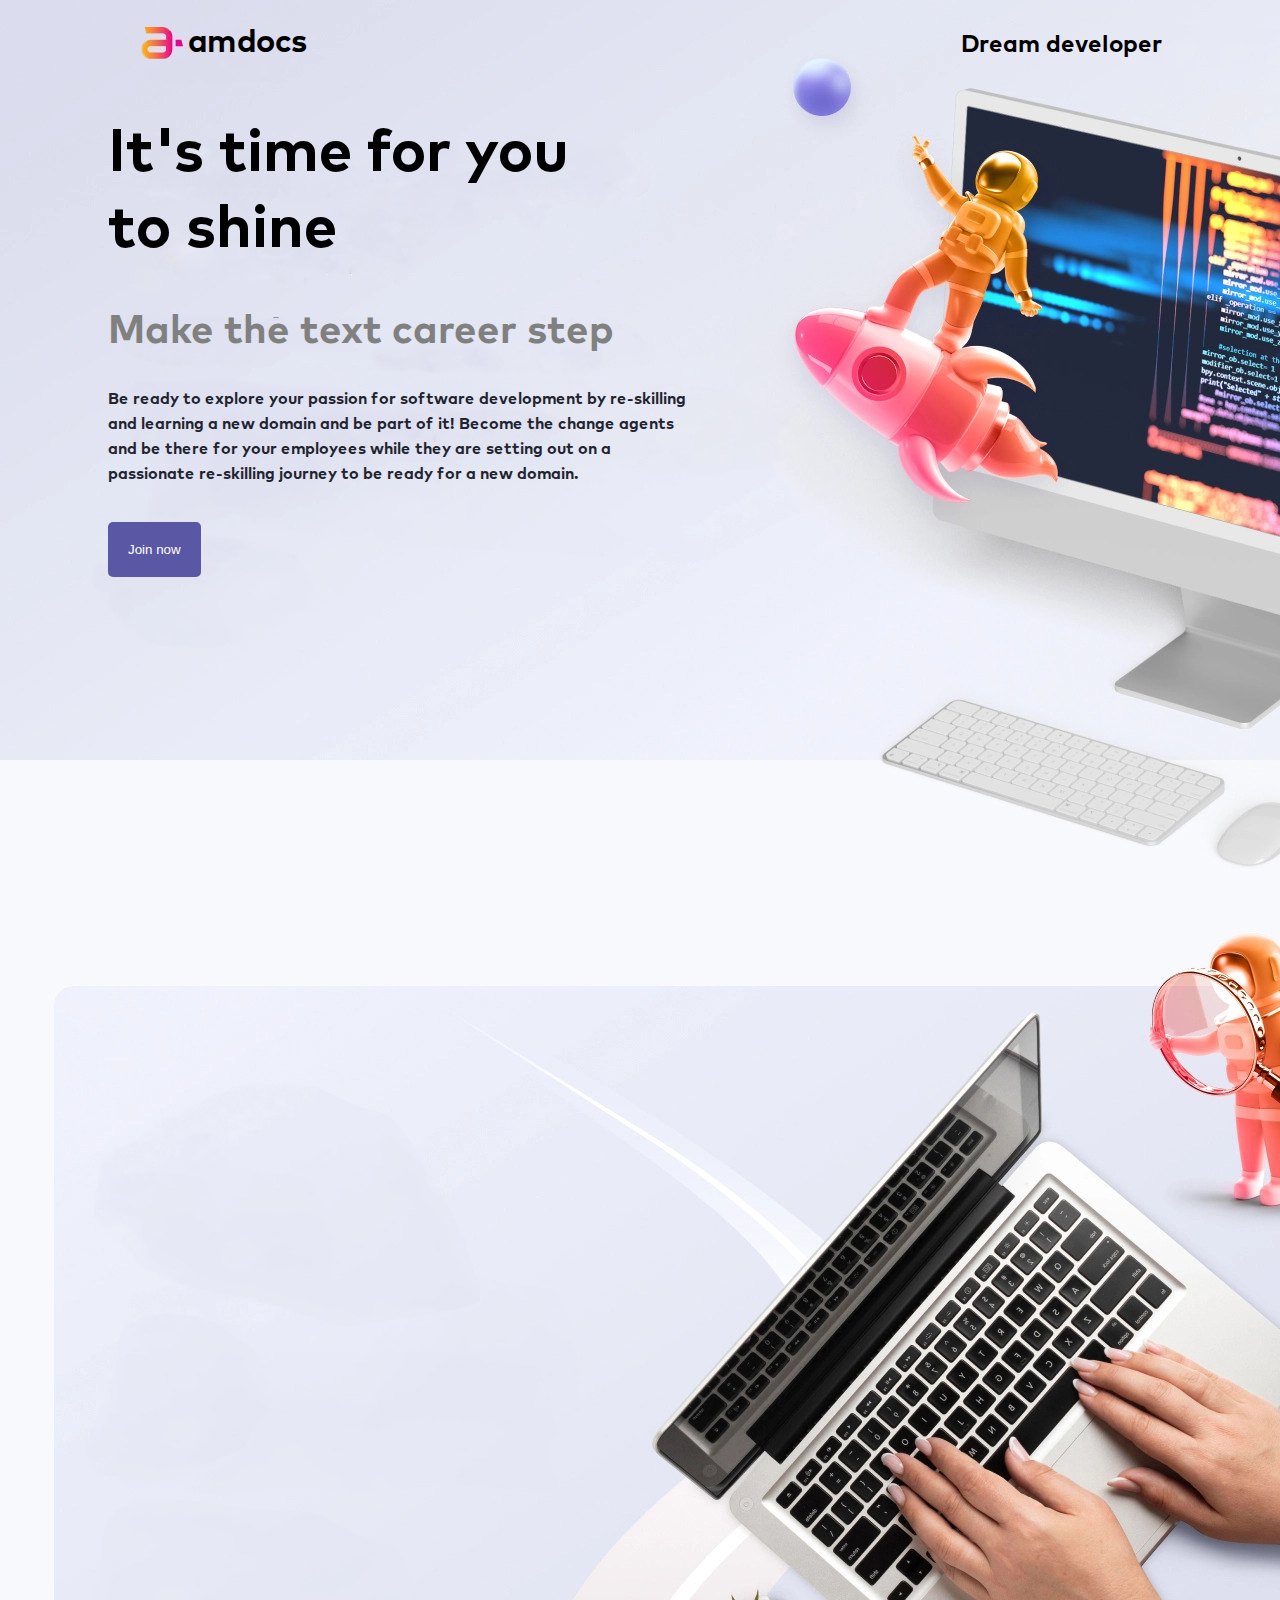
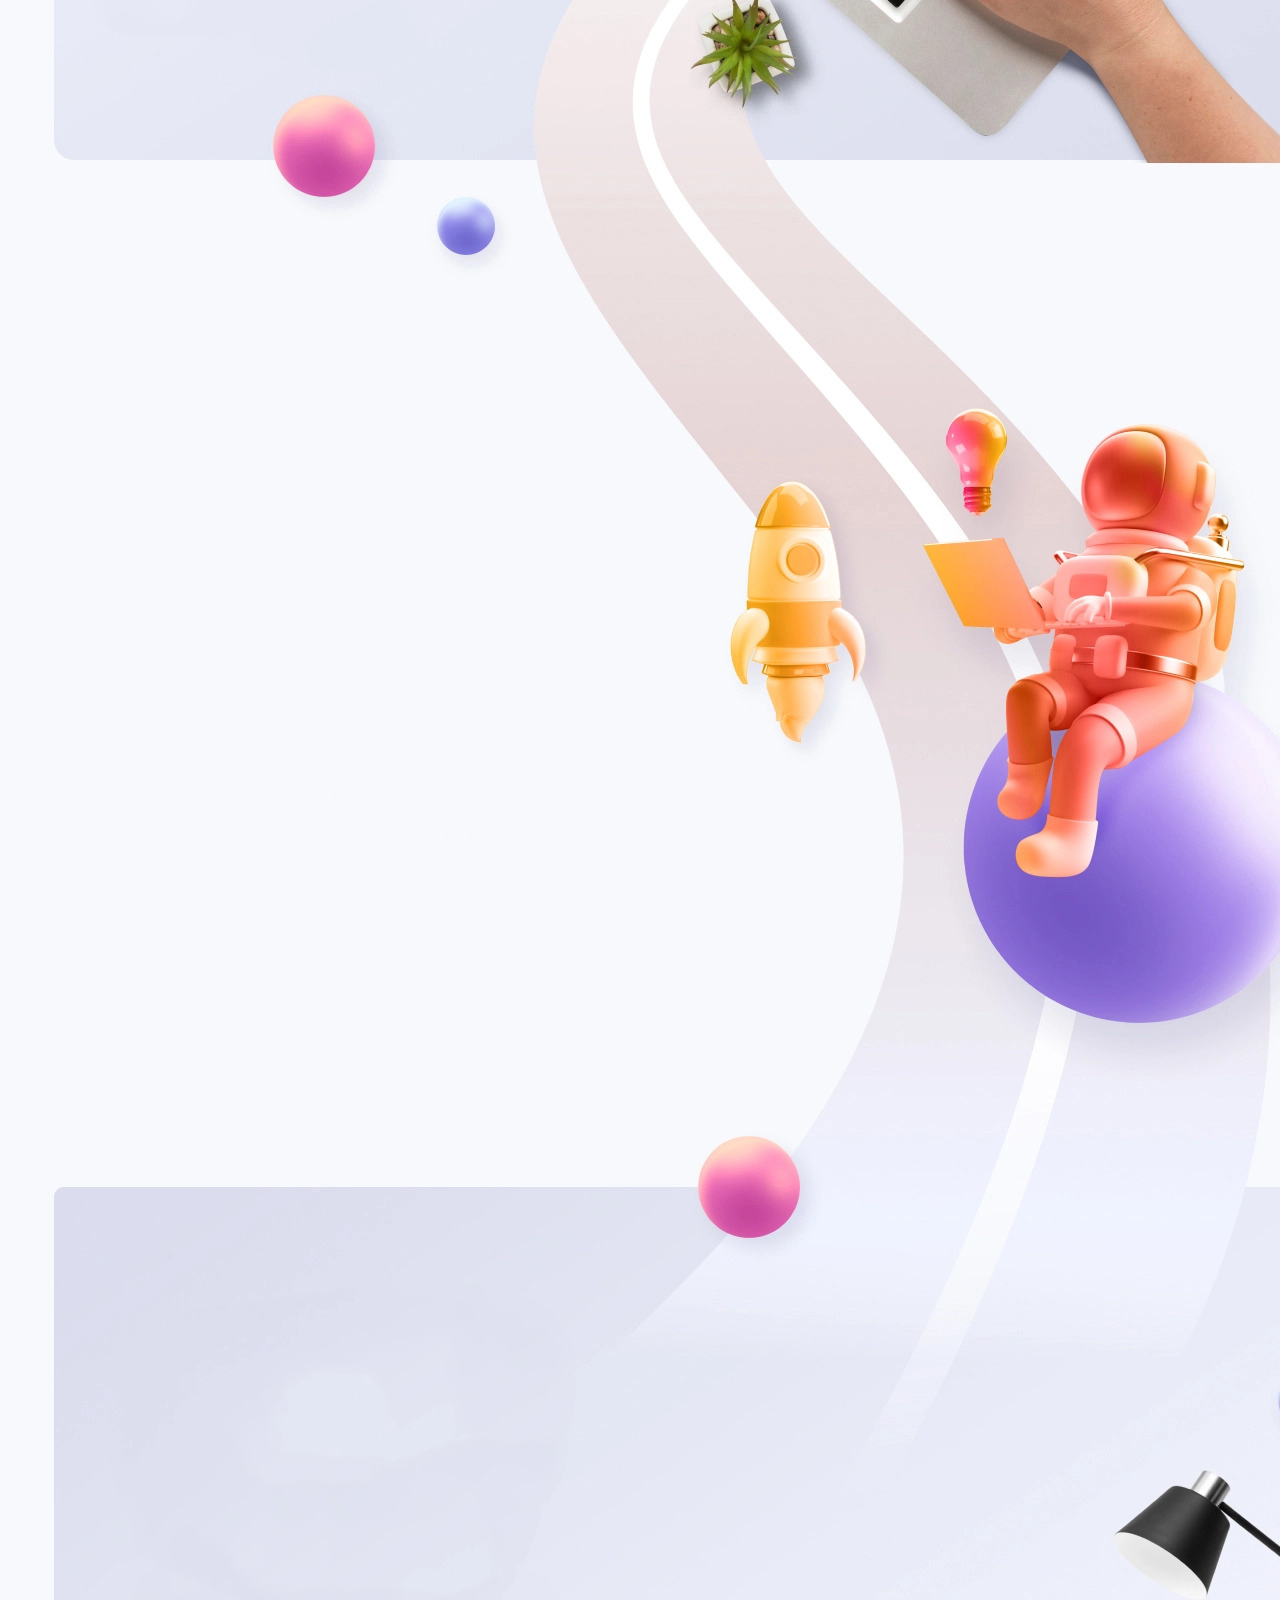
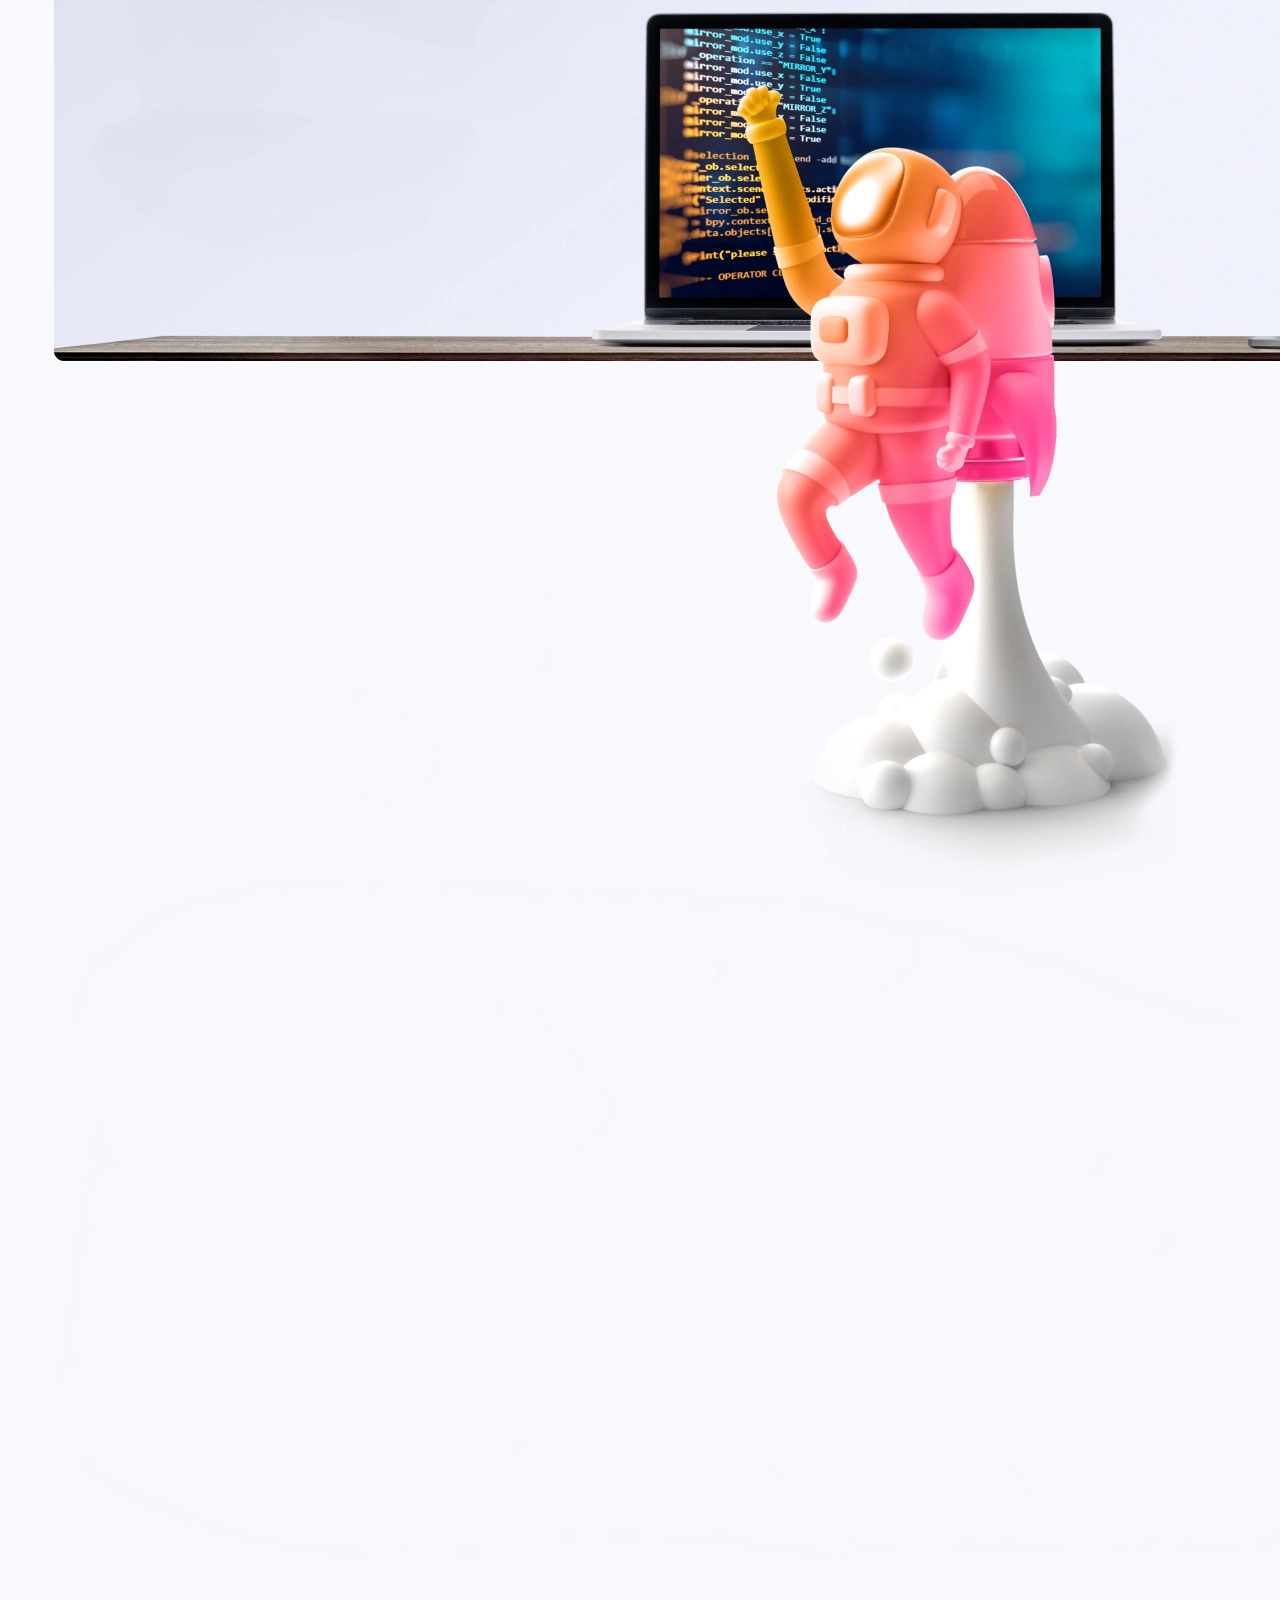
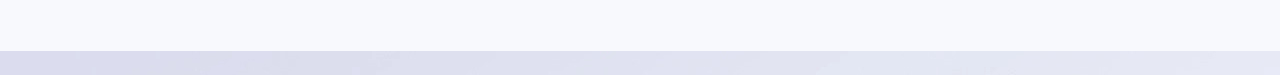
<file: index.html>
<!DOCTYPE html>
<html lang="en">

    <head>
        <meta charset="UTF-8">
        <meta http-equiv="X-UA-Compatible" content="IE=edge">
        <meta name="viewport" content="width=device-width, initial-scale=1.0">
        <link href="https://fonts.googleapis.com/icon?family=Material+Icons" rel="stylesheet">
        <link rel="stylesheet" type="text/css" href="fullpage/fullpage.css" />
        <link rel="stylesheet" type="text/css" href="style1.css">
        <title>order</title>
    </head>

    <body>
        <div class="wrapper" id="fullpage">
            <div class="section section1 active">
                <header>
                    <div style="float: left;" class="logo">
                        <img src="images/logo.png">
                    </div>
                    <div class="element-animation">
                        <h1>amdocs</h1>
                        <h2>Dream developer</h2>
                    </div>
                </header>
                <div class="container block">
                    <div class="row">
                        <div class="element-animation">
                            <h1>It's time for you <br> to shine</h1>
                        </div>
                        <div class="element-animation">
                            <h2 style="color: gray;">Make the text career step</h2>
                        </div>
                        <div class="element-animation">
                            <p>Be ready to explore your passion for software development by re-skilling
                                and learning a new domain and be part of it! Become the change agents
                                and be there for your employees while they are setting out on a passionate
                                re-skilling journey to be ready for a new domain.</p>
                        </div>
                        <div class="element-animation">
                            <button>Join now</button>
                        </div>
                    </div>
                </div>
            </div>
            <div class="container section section2 block-1">
                <div class="row">
                    <h1 class="element-animation">Apply</h1>
                    <h2 class="element-animation" style="color: gray;">The first step</h2>
                    <p class="element-animation" style="width: 30%;">This program opens the door for you to learn
                        and upskill to move into the world of software
                        development. The only thing you need to do is
                        to have the right mindset and invest in yourself.</p>
                    <p class="element-animation" style="width: 28%;">Fill in the questionnaire to lets us know that
                        you are interested!</p>
                    <button class="element-animation">Questionnaire</button>
                </div>
            </div>
            <div class="container section section3 block-2">
                <div class="row">
                    <h1 class="element-animation" style="width: 30%;">Program launch</h1>
                    <h2 class="element-animation" style="color: gray;">Reskilling</h2>
                    <p class="element-animation" style="width: 30%;">Its all about learning here!!! You will be equipped
                        with all the basic knowledge & tools that will be
                        required to prepare you for the software
                        development role.<br>You can <a href="#" style="color: red;">click here</a> to know about the
                        learning
                        agenda and other details</p>
                    <h2 class="element-animation" style="font-size: 30px; color: grey;">Selection Criteria</h2>
                    <p class="element-animation" style="width: 30%;">After completing the re-skilling program the
                        selection will be done basis an online
                        assessment and an interview with the Hiring
                        manager. There are 25 positions available is 1st
                        phase of this program.</p>
                </div>
            </div>
            <div class="container section section4 block-3">
                <div class="row">
                    <h1 class="element-animation" style="width: 30%;">Moving into new role</h1>
                    <h2 class="element-animation" style="color: gray;">Journey starts</h2>
                    <p class="element-animation" style="width: 30%;">You start the new role with 6 weeks of intensive
                        full-time project-based learning program, which
                        will prepare you for details of the new role.

                        You will be assigned into a project after the
                        completion of the training program.</p>
                    <p class="element-animation" style="width: 30%;">You can <a style="color: red;" href="#">click
                            here</a>, to learn more.</p>
                </div>
            </div>
            <div class="container section section5 block-4">
                <div class="row">
                    <h1 class="element-animation" style="width: 40%; font-size: 50px;">So what are you waiting for?</h1>
                    <h2 class="element-animation" style="color: gray;">Let's get your journey started!</h2>
                    <button class="element-animation">Begin questionnaire</button>
                </div>
            </div>
            <footer class="section">
                <h1 class="element-animation">Frequently Asked Questions</h1>
                <ul class="first-list element-animation">

                    <div>
                        <li>How to apply for this program?</li><span class="material-icons" style="color: gray;">
                            expand_more
                        </span>
                    </div>


                    <div>
                        <li>How to apply for this program?</li><span class="material-icons" style="color: gray;">
                            expand_more
                        </span>
                    </div>


                    <div>
                        <li>What happens after applying for the program, what is the selection process</li><span
                            class="material-icons" style="color: gray;">
                            expand_more
                        </span>
                    </div>


                    <div>
                        <li>If I get selected after the filling-in the survey means that I will move into the sew SW
                            development
                            role?</li><span class="material-icons" style="color: gray;">
                            expand_more
                        </span>
                    </div>


                    <div>
                        <li>What happens if I don't get selected into the program?</li><span class="material-icons"
                            style="color: gray;">
                            expand_more
                        </span>
                    </div>

                </ul>
                <ul class="second-list element-animation">
                    <div>
                        <li>Is the learning bootcamp going to be full time instructor led classroom training?</li><span
                            class="material-icons" style="color: gray;">
                            expand_more
                        </span>
                    </div>


                    <div>
                        <li>What will I learn during the learning bootcamp?</li><span class="material-icons"
                            style="color: gray;">
                            expand_more
                        </span>
                    </div>


                    <div>
                        <li>What will happen after the end of the "Learning Bootcamp"?</li><span class="material-icons"
                            style="color: gray;">
                            expand_more
                        </span>
                    </div>


                    <div>
                        <li>What happens if I don't clear either online assessment or hiring manager interview?</li>
                        <span class="material-icons" style="color: gray;">
                            expand_more
                        </span>
                    </div>


                    <div>
                        <li>What happens after getting selected for the role?</li><span class="material-icons"
                            style="color: gray;">
                            expand_more
                        </span>
                    </div>
                </ul>
            </footer>
        </div>

        <script src="fullpage/easings.min.js"></script>
        <script src="script.js"></script>
        <script type="text/javascript" src="fullpage/scrolloverflow.min.js"></script>
        <script type="text/javascript" src="fullpage/fullpage.js"></script>
    </body>
    <script>
       // new fullpage('#fullpage', {
            //options here
      //      autoScrolling: true,
      //      scrollHorizontally: true
     //   });

        //methods
      //  fullpage_api.setAllowScrolling(true);
    </script>

</html>
</file>
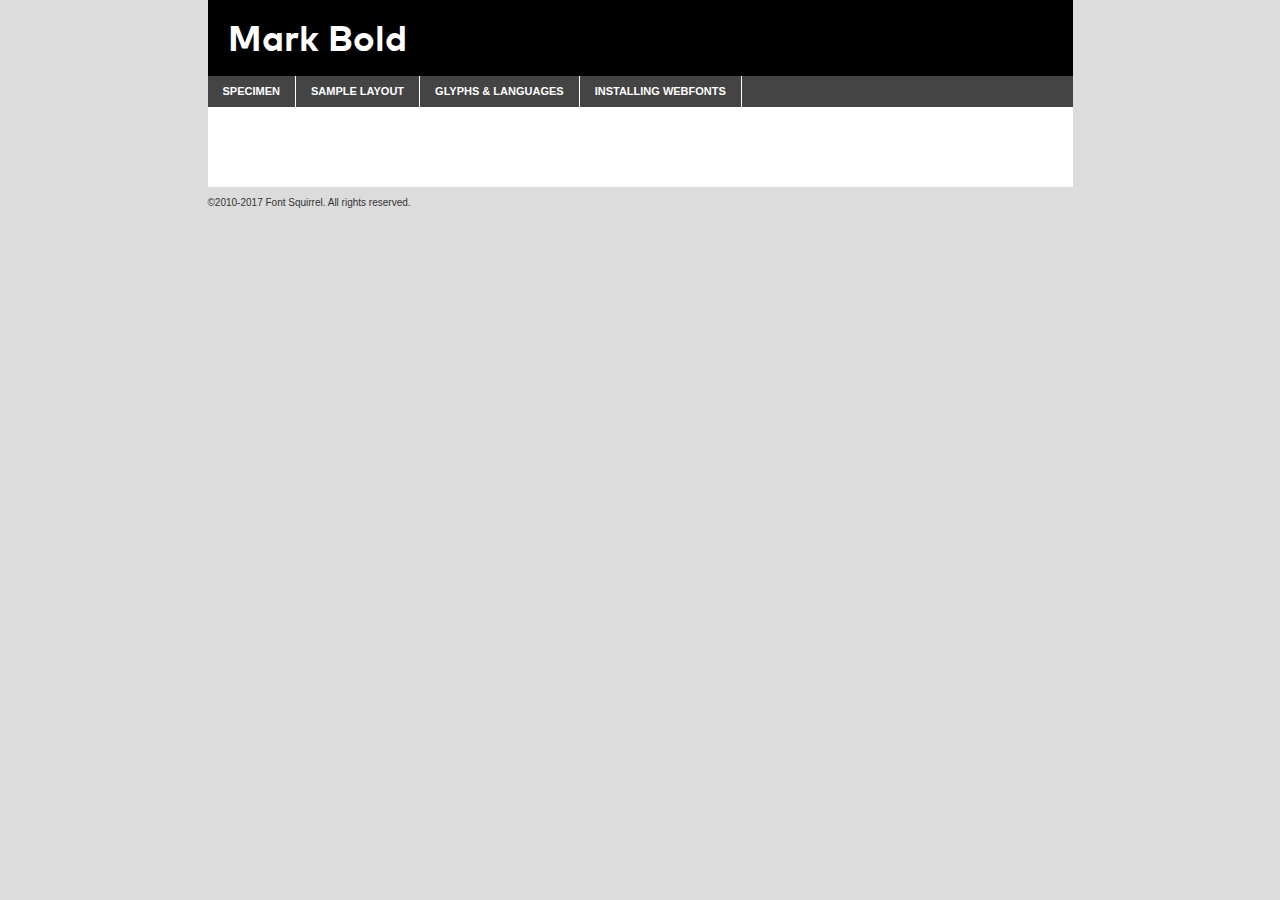
<file: mark-bold-demo.html>
<!DOCTYPE html PUBLIC "-//W3C//DTD XHTML 1.0 Transitional//EN"
	"http://www.w3.org/TR/xhtml1/DTD/xhtml1-transitional.dtd">

<html xmlns="http://www.w3.org/1999/xhtml" xml:lang="en" lang="en">
<head>
	<meta http-equiv="Content-Type" content="text/html; charset=utf-8" />
	<script src="http://ajax.googleapis.com/ajax/libs/jquery/1.7.2/jquery.min.js" type="text/javascript" charset="utf-8"></script>
	<script type="text/javascript">
	(function($){$.fn.easyTabs=function(option){var param=jQuery.extend({fadeSpeed:"fast",defaultContent:1,activeClass:'active'},option);$(this).each(function(){var thisId="#"+this.id;if(param.defaultContent==''){param.defaultContent=1;}
	if(typeof param.defaultContent=="number")
	{var defaultTab=$(thisId+" .tabs li:eq("+(param.defaultContent-1)+") a").attr('href').substr(1);}else{var defaultTab=param.defaultContent;}
	$(thisId+" .tabs li a").each(function(){var tabToHide=$(this).attr('href').substr(1);$("#"+tabToHide).addClass('easytabs-tab-content');});hideAll();changeContent(defaultTab);function hideAll(){$(thisId+" .easytabs-tab-content").hide();}
	function changeContent(tabId){hideAll();$(thisId+" .tabs li").removeClass(param.activeClass);$(thisId+" .tabs li a[href=#"+tabId+"]").closest('li').addClass(param.activeClass);if(param.fadeSpeed!="none")
	{$(thisId+" #"+tabId).fadeIn(param.fadeSpeed);}else{$(thisId+" #"+tabId).show();}}
	$(thisId+" .tabs li").click(function(){var tabId=$(this).find('a').attr('href').substr(1);changeContent(tabId);return false;});});}})(jQuery);
	</script>
	<link rel="stylesheet" href="specimen_files/specimen_stylesheet.css" type="text/css" charset="utf-8" />
	<link rel="stylesheet" href="stylesheet.css" type="text/css" charset="utf-8" />

	<style type="text/css">
					body{
				font-family: 'mark-boldbold';
							}
		</style>

	<title>Mark Bold Specimen</title>
	
	
	<script type="text/javascript" charset="utf-8">
		$(document).ready(function() {
			$('#container').easyTabs({defaultContent:1});
		});
	</script>
</head>

<body>
<div id="container">
	<div id="header">
		Mark Bold	</div>
	<ul class="tabs">
		<li><a href="#specimen">Specimen</a></li>
		<li><a href="#layout">Sample Layout</a></li>
				<li><a href="#glyphs">Glyphs &amp; Languages</a></li>
		<li><a href="#installing">Installing Webfonts</a></li>
		
	</ul>
	
	<div id="main_content">

		
			<div id="specimen">
		
				<div class="section">
					<div class="grid12 firstcol">
						<div class="huge">AaBb</div>
					</div>
				</div>
		
				<div class="section">
					<div class="glyph_range">A&#x200B;B&#x200b;C&#x200b;D&#x200b;E&#x200b;F&#x200b;G&#x200b;H&#x200b;I&#x200b;J&#x200b;K&#x200b;L&#x200b;M&#x200b;N&#x200b;O&#x200b;P&#x200b;Q&#x200b;R&#x200b;S&#x200b;T&#x200b;U&#x200b;V&#x200b;W&#x200b;X&#x200b;Y&#x200b;Z&#x200b;a&#x200b;b&#x200b;c&#x200b;d&#x200b;e&#x200b;f&#x200b;g&#x200b;h&#x200b;i&#x200b;j&#x200b;k&#x200b;l&#x200b;m&#x200b;n&#x200b;o&#x200b;p&#x200b;q&#x200b;r&#x200b;s&#x200b;t&#x200b;u&#x200b;v&#x200b;w&#x200b;x&#x200b;y&#x200b;z&#x200b;1&#x200b;2&#x200b;3&#x200b;4&#x200b;5&#x200b;6&#x200b;7&#x200b;8&#x200b;9&#x200b;0&#x200b;&amp;&#x200b;.&#x200b;,&#x200b;?&#x200b;!&#x200b;&#64;&#x200b;(&#x200b;)&#x200b;#&#x200b;$&#x200b;%&#x200b;*&#x200b;+&#x200b;-&#x200b;=&#x200b;:&#x200b;;</div>
				</div>
				<div class="section">
					<div class="grid12 firstcol">
						<table class="sample_table">
							<tr><td>10</td><td class="size10">abcdefghijklmnopqrstuvwxyzABCDEFGHIJKLMNOPQRSTUVWXYZ0123456789abcdefghijklmnopqrstuvwxyzABCDEFGHIJKLMNOPQRSTUVWXYZ0123456789abcdefghijklmnopqrstuvwxyzABCDEFGHIJKLMNOPQRSTUVWXYZ</td></tr>
							<tr><td>11</td><td class="size11">abcdefghijklmnopqrstuvwxyzABCDEFGHIJKLMNOPQRSTUVWXYZ0123456789abcdefghijklmnopqrstuvwxyzABCDEFGHIJKLMNOPQRSTUVWXYZ0123456789abcdefghijklmnopqrstuvwxyzABCDEFGHIJKLMNOPQRSTUVWXYZ</td></tr>
							<tr><td>12</td><td class="size12">abcdefghijklmnopqrstuvwxyzABCDEFGHIJKLMNOPQRSTUVWXYZ0123456789abcdefghijklmnopqrstuvwxyzABCDEFGHIJKLMNOPQRSTUVWXYZ0123456789abcdefghijklmnopqrstuvwxyzABCDEFGHIJKLMNOPQRSTUVWXYZ</td></tr>
							<tr><td>13</td><td class="size13">abcdefghijklmnopqrstuvwxyzABCDEFGHIJKLMNOPQRSTUVWXYZ0123456789abcdefghijklmnopqrstuvwxyzABCDEFGHIJKLMNOPQRSTUVWXYZ0123456789abcdefghijklmnopqrstuvwxyzABCDEFGHIJKLMNOPQRSTUVWXYZ</td></tr>
							<tr><td>14</td><td class="size14">abcdefghijklmnopqrstuvwxyzABCDEFGHIJKLMNOPQRSTUVWXYZ0123456789abcdefghijklmnopqrstuvwxyzABCDEFGHIJKLMNOPQRSTUVWXYZ0123456789abcdefghijklmnopqrstuvwxyzABCDEFGHIJKLMNOPQRSTUVWXYZ</td></tr>
							<tr><td>16</td><td class="size16">abcdefghijklmnopqrstuvwxyzABCDEFGHIJKLMNOPQRSTUVWXYZ0123456789abcdefghijklmnopqrstuvwxyzABCDEFGHIJKLMNOPQRSTUVWXYZ</td></tr>
							<tr><td>18</td><td class="size18">abcdefghijklmnopqrstuvwxyzABCDEFGHIJKLMNOPQRSTUVWXYZ0123456789abcdefghijklmnopqrstuvwxyzABCDEFGHIJKLMNOPQRSTUVWXYZ</td></tr>
							<tr><td>20</td><td class="size20">abcdefghijklmnopqrstuvwxyzABCDEFGHIJKLMNOPQRSTUVWXYZ0123456789abcdefghijklmnopqrstuvwxyzABCDEFGHIJKLMNOPQRSTUVWXYZ</td></tr>
							<tr><td>24</td><td class="size24">abcdefghijklmnopqrstuvwxyzABCDEFGHIJKLMNOPQRSTUVWXYZ0123456789abcdefghijklmnopqrstuvwxyzABCDEFGHIJKLMNOPQRSTUVWXYZ</td></tr>
							<tr><td>30</td><td class="size30">abcdefghijklmnopqrstuvwxyzABCDEFGHIJKLMNOPQRSTUVWXYZ0123456789abcdefghijklmnopqrstuvwxyzABCDEFGHIJKLMNOPQRSTUVWXYZ</td></tr>
							<tr><td>36</td><td class="size36">abcdefghijklmnopqrstuvwxyzABCDEFGHIJKLMNOPQRSTUVWXYZ0123456789abcdefghijklmnopqrstuvwxyzABCDEFGHIJKLMNOPQRSTUVWXYZ</td></tr>
							<tr><td>48</td><td class="size48">abcdefghijklmnopqrstuvwxyzABCDEFGHIJKLMNOPQRSTUVWXYZ0123456789abcdefghijklmnopqrstuvwxyzABCDEFGHIJKLMNOPQRSTUVWXYZ</td></tr>
							<tr><td>60</td><td class="size60">abcdefghijklmnopqrstuvwxyzABCDEFGHIJKLMNOPQRSTUVWXYZ0123456789abcdefghijklmnopqrstuvwxyzABCDEFGHIJKLMNOPQRSTUVWXYZ</td></tr>
							<tr><td>72</td><td class="size72">abcdefghijklmnopqrstuvwxyzABCDEFGHIJKLMNOPQRSTUVWXYZ0123456789abcdefghijklmnopqrstuvwxyzABCDEFGHIJKLMNOPQRSTUVWXYZ</td></tr>
							<tr><td>90</td><td class="size90">abcdefghijklmnopqrstuvwxyzABCDEFGHIJKLMNOPQRSTUVWXYZ0123456789abcdefghijklmnopqrstuvwxyzABCDEFGHIJKLMNOPQRSTUVWXYZ</td></tr>
						</table>
				
					</div>
			
				</div>
		
		
		
								<div class="section" id="bodycomparison">


										<div id="xheight">
				<div class="fontbody">&#x25FC;&#x25FC;&#x25FC;&#x25FC;&#x25FC;&#x25FC;&#x25FC;&#x25FC;&#x25FC;&#x25FC;&#x25FC;&#x25FC;&#x25FC;&#x25FC;&#x25FC;&#x25FC;&#x25FC;&#x25FC;&#x25FC;&#x25FC;&#x25FC;&#x25FC;&#x25FC;&#x25FC;&#x25FC;&#x25FC;&#x25FC;&#x25FC;&#x25FC;&#x25FC;&#x25FC;&#x25FC;&#x25FC;&#x25FC;&#x25FC;&#x25FC;&#x25FC;&#x25FC;&#x25FC;&#x25FC;&#x25FC;&#x25FC;&#x25FC;&#x25FC;&#x25FC;&#x25FC;&#x25FC;&#x25FC;&#x25FC;&#x25FC;&#x25FC;&#x25FC;&#x25FC;&#x25FC;&#x25FC;&#x25FC;&#x25FC;&#x25FC;&#x25FC;&#x25FC;&#x25FC;&#x25FC;&#x25FC;&#x25FC;&#x25FC;&#x25FC;&#x25FC;&#x25FC;&#x25FC;&#x25FC;&#x25FC;&#x25FC;&#x25FC;&#x25FC;&#x25FC;&#x25FC;&#x25FC;&#x25FC;&#x25FC;&#x25FC;&#x25FC;&#x25FC;&#x25FC;&#x25FC;&#x25FC;&#x25FC;&#x25FC;&#x25FC;&#x25FC;&#x25FC;&#x25FC;&#x25FC;&#x25FC;&#x25FC;&#x25FC;&#x25FC;&#x25FC;&#x25FC;&#x25FC;body</div><div class="arialbody">body</div><div class="verdanabody">body</div><div class="georgiabody">body</div></div>
										<div class="fontbody" style="z-index:1">
											body<span>Mark Bold</span>
										</div>
										<div class="arialbody" style="z-index:1">
											body<span>Arial</span>
										</div>
										<div class="verdanabody" style="z-index:1">
											body<span>Verdana</span>
										</div>
										<div class="georgiabody" style="z-index:1">
											body<span>Georgia</span>
										</div>



								</div>
		
		
				<div class="section psample psample_row1" id="">
					
					<div class="grid2 firstcol">
						<p class="size10"><span>10.</span>Aenean lacinia bibendum nulla sed consectetur. Fusce dapibus, tellus ac cursus commodo, tortor mauris condimentum nibh, ut fermentum massa justo sit amet risus. Nullam id dolor id nibh ultricies vehicula ut id elit. Cum sociis natoque penatibus et magnis dis parturient montes, nascetur ridiculus mus. Nulla vitae elit libero, a pharetra augue.</p>
			
					</div>
					<div class="grid3">
						<p class="size11"><span>11.</span>Aenean lacinia bibendum nulla sed consectetur. Fusce dapibus, tellus ac cursus commodo, tortor mauris condimentum nibh, ut fermentum massa justo sit amet risus. Nullam id dolor id nibh ultricies vehicula ut id elit. Cum sociis natoque penatibus et magnis dis parturient montes, nascetur ridiculus mus. Nulla vitae elit libero, a pharetra augue.</p>
			
					</div>
					<div class="grid3">
						<p class="size12"><span>12.</span>Aenean lacinia bibendum nulla sed consectetur. Fusce dapibus, tellus ac cursus commodo, tortor mauris condimentum nibh, ut fermentum massa justo sit amet risus. Nullam id dolor id nibh ultricies vehicula ut id elit. Cum sociis natoque penatibus et magnis dis parturient montes, nascetur ridiculus mus. Nulla vitae elit libero, a pharetra augue.</p>
			
					</div>
					<div class="grid4">
						<p class="size13"><span>13.</span>Aenean lacinia bibendum nulla sed consectetur. Fusce dapibus, tellus ac cursus commodo, tortor mauris condimentum nibh, ut fermentum massa justo sit amet risus. Nullam id dolor id nibh ultricies vehicula ut id elit. Cum sociis natoque penatibus et magnis dis parturient montes, nascetur ridiculus mus. Nulla vitae elit libero, a pharetra augue.</p>
			
					</div>
					<div class="white_blend"></div>
					
				</div>
				<div class="section psample psample_row2" id="">
					<div class="grid3 firstcol">
						<p class="size14"><span>14.</span>Aenean lacinia bibendum nulla sed consectetur. Fusce dapibus, tellus ac cursus commodo, tortor mauris condimentum nibh, ut fermentum massa justo sit amet risus. Nullam id dolor id nibh ultricies vehicula ut id elit. Cum sociis natoque penatibus et magnis dis parturient montes, nascetur ridiculus mus. Nulla vitae elit libero, a pharetra augue.</p>
			
					</div>
					<div class="grid4">
						<p class="size16"><span>16.</span>Aenean lacinia bibendum nulla sed consectetur. Fusce dapibus, tellus ac cursus commodo, tortor mauris condimentum nibh, ut fermentum massa justo sit amet risus. Nullam id dolor id nibh ultricies vehicula ut id elit. Cum sociis natoque penatibus et magnis dis parturient montes, nascetur ridiculus mus. Nulla vitae elit libero, a pharetra augue.</p>
			
					</div>
					<div class="grid5">
						<p class="size18"><span>18.</span>Aenean lacinia bibendum nulla sed consectetur. Fusce dapibus, tellus ac cursus commodo, tortor mauris condimentum nibh, ut fermentum massa justo sit amet risus. Nullam id dolor id nibh ultricies vehicula ut id elit. Cum sociis natoque penatibus et magnis dis parturient montes, nascetur ridiculus mus. Nulla vitae elit libero, a pharetra augue.</p>
			
					</div>

					<div class="white_blend"></div>

				</div>
				
				<div class="section psample psample_row3" id="">
					<div class="grid5 firstcol">
						<p class="size20"><span>20.</span>Aenean lacinia bibendum nulla sed consectetur. Fusce dapibus, tellus ac cursus commodo, tortor mauris condimentum nibh, ut fermentum massa justo sit amet risus. Nullam id dolor id nibh ultricies vehicula ut id elit. Cum sociis natoque penatibus et magnis dis parturient montes, nascetur ridiculus mus. Nulla vitae elit libero, a pharetra augue.</p>
					</div>
					<div class="grid7">
						<p class="size24"><span>24.</span>Aenean lacinia bibendum nulla sed consectetur. Fusce dapibus, tellus ac cursus commodo, tortor mauris condimentum nibh, ut fermentum massa justo sit amet risus. Nullam id dolor id nibh ultricies vehicula ut id elit. Cum sociis natoque penatibus et magnis dis parturient montes, nascetur ridiculus mus. Nulla vitae elit libero, a pharetra augue.</p>
					</div>
					
					<div class="white_blend"></div>
					
				</div>
				
				<div class="section psample psample_row4" id="">
					<div class="grid12 firstcol">
						<p class="size30"><span>30.</span>Aenean lacinia bibendum nulla sed consectetur. Fusce dapibus, tellus ac cursus commodo, tortor mauris condimentum nibh, ut fermentum massa justo sit amet risus. Nullam id dolor id nibh ultricies vehicula ut id elit. Cum sociis natoque penatibus et magnis dis parturient montes, nascetur ridiculus mus. Nulla vitae elit libero, a pharetra augue.</p>
					</div>
					<div class="white_blend"></div>
					
				</div>
				
				
				
				<div class="section psample psample_row1 fullreverse">
					<div class="grid2 firstcol">
						<p class="size10"><span>10.</span>Aenean lacinia bibendum nulla sed consectetur. Fusce dapibus, tellus ac cursus commodo, tortor mauris condimentum nibh, ut fermentum massa justo sit amet risus. Nullam id dolor id nibh ultricies vehicula ut id elit. Cum sociis natoque penatibus et magnis dis parturient montes, nascetur ridiculus mus. Nulla vitae elit libero, a pharetra augue.</p>
			
					</div>
					<div class="grid3">
						<p class="size11"><span>11.</span>Aenean lacinia bibendum nulla sed consectetur. Fusce dapibus, tellus ac cursus commodo, tortor mauris condimentum nibh, ut fermentum massa justo sit amet risus. Nullam id dolor id nibh ultricies vehicula ut id elit. Cum sociis natoque penatibus et magnis dis parturient montes, nascetur ridiculus mus. Nulla vitae elit libero, a pharetra augue.</p>
			
					</div>
					<div class="grid3">
						<p class="size12"><span>12.</span>Aenean lacinia bibendum nulla sed consectetur. Fusce dapibus, tellus ac cursus commodo, tortor mauris condimentum nibh, ut fermentum massa justo sit amet risus. Nullam id dolor id nibh ultricies vehicula ut id elit. Cum sociis natoque penatibus et magnis dis parturient montes, nascetur ridiculus mus. Nulla vitae elit libero, a pharetra augue.</p>
			
					</div>
					<div class="grid4">
						<p class="size13"><span>13.</span>Aenean lacinia bibendum nulla sed consectetur. Fusce dapibus, tellus ac cursus commodo, tortor mauris condimentum nibh, ut fermentum massa justo sit amet risus. Nullam id dolor id nibh ultricies vehicula ut id elit. Cum sociis natoque penatibus et magnis dis parturient montes, nascetur ridiculus mus. Nulla vitae elit libero, a pharetra augue.</p>
			
					</div>
					<div class="black_blend"></div>
					
				</div>
				
				<div class="section psample psample_row2 fullreverse">
					<div class="grid3 firstcol">
						<p class="size14"><span>14.</span>Aenean lacinia bibendum nulla sed consectetur. Fusce dapibus, tellus ac cursus commodo, tortor mauris condimentum nibh, ut fermentum massa justo sit amet risus. Nullam id dolor id nibh ultricies vehicula ut id elit. Cum sociis natoque penatibus et magnis dis parturient montes, nascetur ridiculus mus. Nulla vitae elit libero, a pharetra augue.</p>
			
					</div>
					<div class="grid4">
						<p class="size16"><span>16.</span>Aenean lacinia bibendum nulla sed consectetur. Fusce dapibus, tellus ac cursus commodo, tortor mauris condimentum nibh, ut fermentum massa justo sit amet risus. Nullam id dolor id nibh ultricies vehicula ut id elit. Cum sociis natoque penatibus et magnis dis parturient montes, nascetur ridiculus mus. Nulla vitae elit libero, a pharetra augue.</p>
			
					</div>
					<div class="grid5">
						<p class="size18"><span>18.</span>Aenean lacinia bibendum nulla sed consectetur. Fusce dapibus, tellus ac cursus commodo, tortor mauris condimentum nibh, ut fermentum massa justo sit amet risus. Nullam id dolor id nibh ultricies vehicula ut id elit. Cum sociis natoque penatibus et magnis dis parturient montes, nascetur ridiculus mus. Nulla vitae elit libero, a pharetra augue.</p>
			
					</div>
					<div class="black_blend"></div>

				</div>
				
				<div class="section psample fullreverse psample_row3" id="">
					<div class="grid5 firstcol">
						<p class="size20"><span>20.</span>Aenean lacinia bibendum nulla sed consectetur. Fusce dapibus, tellus ac cursus commodo, tortor mauris condimentum nibh, ut fermentum massa justo sit amet risus. Nullam id dolor id nibh ultricies vehicula ut id elit. Cum sociis natoque penatibus et magnis dis parturient montes, nascetur ridiculus mus. Nulla vitae elit libero, a pharetra augue.</p>
					</div>
					<div class="grid7">
						<p class="size24"><span>24.</span>Aenean lacinia bibendum nulla sed consectetur. Fusce dapibus, tellus ac cursus commodo, tortor mauris condimentum nibh, ut fermentum massa justo sit amet risus. Nullam id dolor id nibh ultricies vehicula ut id elit. Cum sociis natoque penatibus et magnis dis parturient montes, nascetur ridiculus mus. Nulla vitae elit libero, a pharetra augue.</p>
					</div>
					
					<div class="black_blend"></div>
					
				</div>
				
				<div class="section psample fullreverse psample_row4" id="" style="border-bottom: 20px #000 solid;">
					<div class="grid12 firstcol">
						<p class="size30"><span>30.</span>Aenean lacinia bibendum nulla sed consectetur. Fusce dapibus, tellus ac cursus commodo, tortor mauris condimentum nibh, ut fermentum massa justo sit amet risus. Nullam id dolor id nibh ultricies vehicula ut id elit. Cum sociis natoque penatibus et magnis dis parturient montes, nascetur ridiculus mus. Nulla vitae elit libero, a pharetra augue.</p>
					</div>
					<div class="black_blend"></div>
					
				</div>
				
				
				
				
			</div>
			
			<div id="layout">
				
				<div class="section">
					
					<div class="grid12 firstcol">
						<h1>Lorem Ipsum Dolor</h1>
						<h2>Etiam porta sem malesuada magna mollis euismod</h2>
						
						<p class="byline">By <a href="#link">Aenean Lacinia</a></p>
					</div>
				</div>
				<div class="section">
					<div class="grid8 firstcol">
						<p class="large">Donec sed odio dui. Morbi leo risus, porta ac consectetur ac, vestibulum at eros. Fusce dapibus, tellus ac cursus commodo, tortor mauris condimentum nibh, ut fermentum massa justo sit amet risus. </p>

						
						<h3>Pellentesque ornare sem</h3>

						<p>Maecenas sed diam eget risus varius blandit sit amet non magna. Maecenas faucibus mollis interdum. Donec ullamcorper nulla non metus auctor fringilla. Nullam id dolor id nibh ultricies vehicula ut id elit. Nullam id dolor id nibh ultricies vehicula ut id elit. </p>

						<p>Aenean eu leo quam. Pellentesque ornare sem lacinia quam venenatis vestibulum. Lorem ipsum dolor sit amet, consectetur adipiscing elit. Cum sociis natoque penatibus et magnis dis parturient montes, nascetur ridiculus mus. </p>

						<p>Nulla vitae elit libero, a pharetra augue. Praesent commodo cursus magna, vel scelerisque nisl consectetur et. Aenean lacinia bibendum nulla sed consectetur. </p>

						<p>Nullam quis risus eget urna mollis ornare vel eu leo. Nullam quis risus eget urna mollis ornare vel eu leo. Maecenas sed diam eget risus varius blandit sit amet non magna. Donec ullamcorper nulla non metus auctor fringilla. </p>

						<h3>Cras mattis consectetur</h3>

						<p>Aenean eu leo quam. Pellentesque ornare sem lacinia quam venenatis vestibulum. Aenean lacinia bibendum nulla sed consectetur. Integer posuere erat a ante venenatis dapibus posuere velit aliquet. Cras mattis consectetur purus sit amet fermentum. </p>

						<p>Nullam id dolor id nibh ultricies vehicula ut id elit. Nullam quis risus eget urna mollis ornare vel eu leo. Cras mattis consectetur purus sit amet fermentum.</p>
					</div>
					
					<div class="grid4 sidebar">
						
						<div class="box reverse">
							<p class="last">Nullam quis risus eget urna mollis ornare vel eu leo. Donec ullamcorper nulla non metus auctor fringilla. Cras mattis consectetur purus sit amet fermentum. Sed posuere consectetur est at lobortis. Lorem ipsum dolor sit amet, consectetur adipiscing elit. </p>
						</div>
						
						<p class="caption">Maecenas sed diam eget risus varius.</p>

						<p>Vestibulum id ligula porta felis euismod semper. Integer posuere erat a ante venenatis dapibus posuere velit aliquet. Vestibulum id ligula porta felis euismod semper. Sed posuere consectetur est at lobortis. Maecenas sed diam eget risus varius blandit sit amet non magna. Fusce dapibus, tellus ac cursus commodo, tortor mauris condimentum nibh, ut fermentum massa justo sit amet risus. </p>

					

						<p>Duis mollis, est non commodo luctus, nisi erat porttitor ligula, eget lacinia odio sem nec elit. Aenean lacinia bibendum nulla sed consectetur. Vivamus sagittis lacus vel augue laoreet rutrum faucibus dolor auctor. Aenean lacinia bibendum nulla sed consectetur. Nullam quis risus eget urna mollis ornare vel eu leo. </p>

						<p>Praesent commodo cursus magna, vel scelerisque nisl consectetur et. Donec ullamcorper nulla non metus auctor fringilla. Maecenas faucibus mollis interdum. Fusce dapibus, tellus ac cursus commodo, tortor mauris condimentum nibh, ut fermentum massa justo sit amet risus. </p>

					</div>
				</div>
				
			</div>


			



		<div id="glyphs">
			<div class="section">
				<div class="grid12 firstcol">
			
				<h1>Language Support</h1>
				<p>The subset of Mark Bold in this kit supports the following languages:<br />
			
					Albanian, Basque, Breton, Chamorro, Danish, Dutch, English, Faroese, Finnish, French, Frisian, Galician, German, Icelandic, Italian, Malagasy, Norwegian, Portuguese, Spanish, Alsatian, Aragonese, Arapaho, Arrernte, Asturian, Aymara, Bislama, Cebuano, Corsican, Fijian, French_creole, Genoese, Gilbertese, Greenlandic, Haitian_creole, Hiligaynon, Hmong, Hopi, Ibanag, Iloko_ilokano, Indonesian, Interglossa_glosa, Interlingua, Irish_gaelic, Jerriais, Lojban, Lombard, Luxembourgeois, Manx, Mohawk, Norfolk_pitcairnese, Occitan, Oromo, Pangasinan, Papiamento, Piedmontese, Potawatomi, Rhaeto-romance, Romansh, Rotokas, Sami_lule, Samoan, Sardinian, Scots_gaelic, Seychelles_creole, Shona, Sicilian, Somali, Southern_ndebele, Swahili, Swati_swazi, Tagalog_filipino_pilipino, Tetum, Tok_pisin, Uyghur_latinized, Volapuk, Walloon, Warlpiri, Xhosa, Yapese, Zulu, Latinbasic, Demo				</p>
				<h1>Glyph Chart</h1>
				<p>The subset of Mark Bold in this kit includes all the glyphs listed below. Unicode entities are included above each glyph to help you insert individual characters into your layout.</p>
				<div id="glyph_chart">
			
																				 <div><p>&amp;#13;</p>&#13;</div>
																				 <div><p>&amp;#32;</p>&#32;</div>
																				 <div><p>&amp;#33;</p>&#33;</div>
																				 <div><p>&amp;#34;</p>&#34;</div>
																				 <div><p>&amp;#35;</p>&#35;</div>
																				 <div><p>&amp;#36;</p>&#36;</div>
																				 <div><p>&amp;#37;</p>&#37;</div>
																				 <div><p>&amp;#38;</p>&#38;</div>
																				 <div><p>&amp;#39;</p>&#39;</div>
																				 <div><p>&amp;#40;</p>&#40;</div>
																				 <div><p>&amp;#41;</p>&#41;</div>
																				 <div><p>&amp;#42;</p>&#42;</div>
																				 <div><p>&amp;#43;</p>&#43;</div>
																				 <div><p>&amp;#44;</p>&#44;</div>
																				 <div><p>&amp;#45;</p>&#45;</div>
																				 <div><p>&amp;#46;</p>&#46;</div>
																				 <div><p>&amp;#47;</p>&#47;</div>
																				 <div><p>&amp;#48;</p>&#48;</div>
																				 <div><p>&amp;#49;</p>&#49;</div>
																				 <div><p>&amp;#50;</p>&#50;</div>
																				 <div><p>&amp;#51;</p>&#51;</div>
																				 <div><p>&amp;#52;</p>&#52;</div>
																				 <div><p>&amp;#53;</p>&#53;</div>
																				 <div><p>&amp;#54;</p>&#54;</div>
																				 <div><p>&amp;#55;</p>&#55;</div>
																				 <div><p>&amp;#56;</p>&#56;</div>
																				 <div><p>&amp;#57;</p>&#57;</div>
																				 <div><p>&amp;#58;</p>&#58;</div>
																				 <div><p>&amp;#59;</p>&#59;</div>
																				 <div><p>&amp;#60;</p>&#60;</div>
																				 <div><p>&amp;#61;</p>&#61;</div>
																				 <div><p>&amp;#62;</p>&#62;</div>
																				 <div><p>&amp;#63;</p>&#63;</div>
																				 <div><p>&amp;#64;</p>&#64;</div>
																				 <div><p>&amp;#65;</p>&#65;</div>
																				 <div><p>&amp;#66;</p>&#66;</div>
																				 <div><p>&amp;#67;</p>&#67;</div>
																				 <div><p>&amp;#68;</p>&#68;</div>
																				 <div><p>&amp;#69;</p>&#69;</div>
																				 <div><p>&amp;#70;</p>&#70;</div>
																				 <div><p>&amp;#71;</p>&#71;</div>
																				 <div><p>&amp;#72;</p>&#72;</div>
																				 <div><p>&amp;#73;</p>&#73;</div>
																				 <div><p>&amp;#74;</p>&#74;</div>
																				 <div><p>&amp;#75;</p>&#75;</div>
																				 <div><p>&amp;#76;</p>&#76;</div>
																				 <div><p>&amp;#77;</p>&#77;</div>
																				 <div><p>&amp;#78;</p>&#78;</div>
																				 <div><p>&amp;#79;</p>&#79;</div>
																				 <div><p>&amp;#80;</p>&#80;</div>
																				 <div><p>&amp;#81;</p>&#81;</div>
																				 <div><p>&amp;#82;</p>&#82;</div>
																				 <div><p>&amp;#83;</p>&#83;</div>
																				 <div><p>&amp;#84;</p>&#84;</div>
																				 <div><p>&amp;#85;</p>&#85;</div>
																				 <div><p>&amp;#86;</p>&#86;</div>
																				 <div><p>&amp;#87;</p>&#87;</div>
																				 <div><p>&amp;#88;</p>&#88;</div>
																				 <div><p>&amp;#89;</p>&#89;</div>
																				 <div><p>&amp;#90;</p>&#90;</div>
																				 <div><p>&amp;#91;</p>&#91;</div>
																				 <div><p>&amp;#92;</p>&#92;</div>
																				 <div><p>&amp;#93;</p>&#93;</div>
																				 <div><p>&amp;#95;</p>&#95;</div>
																				 <div><p>&amp;#97;</p>&#97;</div>
																				 <div><p>&amp;#98;</p>&#98;</div>
																				 <div><p>&amp;#99;</p>&#99;</div>
																				 <div><p>&amp;#100;</p>&#100;</div>
																				 <div><p>&amp;#101;</p>&#101;</div>
																				 <div><p>&amp;#102;</p>&#102;</div>
																				 <div><p>&amp;#103;</p>&#103;</div>
																				 <div><p>&amp;#104;</p>&#104;</div>
																				 <div><p>&amp;#105;</p>&#105;</div>
																				 <div><p>&amp;#106;</p>&#106;</div>
																				 <div><p>&amp;#107;</p>&#107;</div>
																				 <div><p>&amp;#108;</p>&#108;</div>
																				 <div><p>&amp;#109;</p>&#109;</div>
																				 <div><p>&amp;#110;</p>&#110;</div>
																				 <div><p>&amp;#111;</p>&#111;</div>
																				 <div><p>&amp;#112;</p>&#112;</div>
																				 <div><p>&amp;#113;</p>&#113;</div>
																				 <div><p>&amp;#114;</p>&#114;</div>
																				 <div><p>&amp;#115;</p>&#115;</div>
																				 <div><p>&amp;#116;</p>&#116;</div>
																				 <div><p>&amp;#117;</p>&#117;</div>
																				 <div><p>&amp;#118;</p>&#118;</div>
																				 <div><p>&amp;#119;</p>&#119;</div>
																				 <div><p>&amp;#120;</p>&#120;</div>
																				 <div><p>&amp;#121;</p>&#121;</div>
																				 <div><p>&amp;#122;</p>&#122;</div>
																				 <div><p>&amp;#123;</p>&#123;</div>
																				 <div><p>&amp;#124;</p>&#124;</div>
																				 <div><p>&amp;#125;</p>&#125;</div>
																				 <div><p>&amp;#160;</p>&#160;</div>
																				 <div><p>&amp;#161;</p>&#161;</div>
																				 <div><p>&amp;#163;</p>&#163;</div>
																				 <div><p>&amp;#165;</p>&#165;</div>
																				 <div><p>&amp;#167;</p>&#167;</div>
																				 <div><p>&amp;#169;</p>&#169;</div>
																				 <div><p>&amp;#171;</p>&#171;</div>
																				 <div><p>&amp;#173;</p>&#173;</div>
																				 <div><p>&amp;#174;</p>&#174;</div>
																				 <div><p>&amp;#176;</p>&#176;</div>
																				 <div><p>&amp;#183;</p>&#183;</div>
																				 <div><p>&amp;#187;</p>&#187;</div>
																				 <div><p>&amp;#191;</p>&#191;</div>
																				 <div><p>&amp;#192;</p>&#192;</div>
																				 <div><p>&amp;#193;</p>&#193;</div>
																				 <div><p>&amp;#194;</p>&#194;</div>
																				 <div><p>&amp;#195;</p>&#195;</div>
																				 <div><p>&amp;#196;</p>&#196;</div>
																				 <div><p>&amp;#197;</p>&#197;</div>
																				 <div><p>&amp;#198;</p>&#198;</div>
																				 <div><p>&amp;#199;</p>&#199;</div>
																				 <div><p>&amp;#200;</p>&#200;</div>
																				 <div><p>&amp;#201;</p>&#201;</div>
																				 <div><p>&amp;#202;</p>&#202;</div>
																				 <div><p>&amp;#203;</p>&#203;</div>
																				 <div><p>&amp;#204;</p>&#204;</div>
																				 <div><p>&amp;#205;</p>&#205;</div>
																				 <div><p>&amp;#206;</p>&#206;</div>
																				 <div><p>&amp;#207;</p>&#207;</div>
																				 <div><p>&amp;#208;</p>&#208;</div>
																				 <div><p>&amp;#209;</p>&#209;</div>
																				 <div><p>&amp;#210;</p>&#210;</div>
																				 <div><p>&amp;#211;</p>&#211;</div>
																				 <div><p>&amp;#212;</p>&#212;</div>
																				 <div><p>&amp;#213;</p>&#213;</div>
																				 <div><p>&amp;#214;</p>&#214;</div>
																				 <div><p>&amp;#215;</p>&#215;</div>
																				 <div><p>&amp;#216;</p>&#216;</div>
																				 <div><p>&amp;#217;</p>&#217;</div>
																				 <div><p>&amp;#218;</p>&#218;</div>
																				 <div><p>&amp;#219;</p>&#219;</div>
																				 <div><p>&amp;#220;</p>&#220;</div>
																				 <div><p>&amp;#221;</p>&#221;</div>
																				 <div><p>&amp;#222;</p>&#222;</div>
																				 <div><p>&amp;#223;</p>&#223;</div>
																				 <div><p>&amp;#224;</p>&#224;</div>
																				 <div><p>&amp;#225;</p>&#225;</div>
																				 <div><p>&amp;#226;</p>&#226;</div>
																				 <div><p>&amp;#227;</p>&#227;</div>
																				 <div><p>&amp;#228;</p>&#228;</div>
																				 <div><p>&amp;#229;</p>&#229;</div>
																				 <div><p>&amp;#230;</p>&#230;</div>
																				 <div><p>&amp;#231;</p>&#231;</div>
																				 <div><p>&amp;#232;</p>&#232;</div>
																				 <div><p>&amp;#233;</p>&#233;</div>
																				 <div><p>&amp;#234;</p>&#234;</div>
																				 <div><p>&amp;#235;</p>&#235;</div>
																				 <div><p>&amp;#236;</p>&#236;</div>
																				 <div><p>&amp;#237;</p>&#237;</div>
																				 <div><p>&amp;#238;</p>&#238;</div>
																				 <div><p>&amp;#239;</p>&#239;</div>
																				 <div><p>&amp;#240;</p>&#240;</div>
																				 <div><p>&amp;#241;</p>&#241;</div>
																				 <div><p>&amp;#242;</p>&#242;</div>
																				 <div><p>&amp;#243;</p>&#243;</div>
																				 <div><p>&amp;#244;</p>&#244;</div>
																				 <div><p>&amp;#245;</p>&#245;</div>
																				 <div><p>&amp;#246;</p>&#246;</div>
																				 <div><p>&amp;#248;</p>&#248;</div>
																				 <div><p>&amp;#249;</p>&#249;</div>
																				 <div><p>&amp;#250;</p>&#250;</div>
																				 <div><p>&amp;#251;</p>&#251;</div>
																				 <div><p>&amp;#252;</p>&#252;</div>
																				 <div><p>&amp;#253;</p>&#253;</div>
																				 <div><p>&amp;#254;</p>&#254;</div>
																				 <div><p>&amp;#255;</p>&#255;</div>
																				 <div><p>&amp;#338;</p>&#338;</div>
																				 <div><p>&amp;#339;</p>&#339;</div>
																				 <div><p>&amp;#376;</p>&#376;</div>
																				 <div><p>&amp;#8192;</p>&#8192;</div>
																				 <div><p>&amp;#8193;</p>&#8193;</div>
																				 <div><p>&amp;#8194;</p>&#8194;</div>
																				 <div><p>&amp;#8195;</p>&#8195;</div>
																				 <div><p>&amp;#8196;</p>&#8196;</div>
																				 <div><p>&amp;#8197;</p>&#8197;</div>
																				 <div><p>&amp;#8198;</p>&#8198;</div>
																				 <div><p>&amp;#8199;</p>&#8199;</div>
																				 <div><p>&amp;#8200;</p>&#8200;</div>
																				 <div><p>&amp;#8201;</p>&#8201;</div>
																				 <div><p>&amp;#8202;</p>&#8202;</div>
																				 <div><p>&amp;#8208;</p>&#8208;</div>
																				 <div><p>&amp;#8209;</p>&#8209;</div>
																				 <div><p>&amp;#8210;</p>&#8210;</div>
																				 <div><p>&amp;#8211;</p>&#8211;</div>
																				 <div><p>&amp;#8212;</p>&#8212;</div>
																				 <div><p>&amp;#8216;</p>&#8216;</div>
																				 <div><p>&amp;#8217;</p>&#8217;</div>
																				 <div><p>&amp;#8218;</p>&#8218;</div>
																				 <div><p>&amp;#8220;</p>&#8220;</div>
																				 <div><p>&amp;#8221;</p>&#8221;</div>
																				 <div><p>&amp;#8222;</p>&#8222;</div>
																				 <div><p>&amp;#8226;</p>&#8226;</div>
																				 <div><p>&amp;#8230;</p>&#8230;</div>
																				 <div><p>&amp;#8239;</p>&#8239;</div>
																				 <div><p>&amp;#8249;</p>&#8249;</div>
																				 <div><p>&amp;#8250;</p>&#8250;</div>
																				 <div><p>&amp;#8287;</p>&#8287;</div>
																				 <div><p>&amp;#8364;</p>&#8364;</div>
																				 <div><p>&amp;#8482;</p>&#8482;</div>
																				 <div><p>&amp;#9724;</p>&#9724;</div>
																				 <div><p>&amp;#64257;</p>&#64257;</div>
																				 <div><p>&amp;#64258;</p>&#64258;</div>
																				 <div><p>&amp;#64259;</p>&#64259;</div>
																				 <div><p>&amp;#64260;</p>&#64260;</div>
																																						</div>	
				</div>
		
		
			</div>
		</div>
		
		
		<div id="specs">
			
		</div>
	
		<div id="installing">
			<div class="section">
				<div class="grid7 firstcol">
					<h1>Installing Webfonts</h1>
					
					<p>Webfonts are supported by all major browser platforms but not all in the same way. There are currently four different font formats that must be included in order to target all browsers. This includes TTF, WOFF, EOT and SVG.</p>
					
					<h2>1. Upload your webfonts</h2>
					<p>You must upload your webfont kit to your website. They should be in or near the same directory as your CSS files.</p>
					
					<h2>2. Include the webfont stylesheet</h2>
					<p>A special CSS @font-face declaration helps the various browsers select the appropriate font it needs without causing you a bunch of headaches. Learn more about this syntax by reading the <a href="https://www.fontspring.com/blog/further-hardening-of-the-bulletproof-syntax">Fontspring blog post</a> about it. The code for it is as follows:</p>


<code>
@font-face{ 
	font-family: 'MyWebFont';
	src: url('WebFont.eot');
	src: url('WebFont.eot?#iefix') format('embedded-opentype'),
	     url('WebFont.woff') format('woff'),
	     url('WebFont.ttf') format('truetype'),
	     url('WebFont.svg#webfont') format('svg');
}
</code>

	<p>We've already gone ahead and generated the code for you. All you have to do is link to the stylesheet in your HTML, like this:</p>
	<code>&lt;link rel=&quot;stylesheet&quot; href=&quot;stylesheet.css&quot; type=&quot;text/css&quot; charset=&quot;utf-8&quot; /&gt;</code>

					<h2>3. Modify your own stylesheet</h2>
					<p>To take advantage of your new fonts, you must tell your stylesheet to use them. Look at the original @font-face declaration above and find the property called "font-family." The name linked there will be what you use to reference the font. Prepend that webfont name to the font stack in the "font-family" property, inside the selector you want to change. For example:</p>
<code>p { font-family: 'WebFont', Arial, sans-serif; }</code>

<h2>4. Test</h2>
<p>Getting webfonts to work cross-browser <em>can</em> be tricky. Use the information in the sidebar to help you if you find that fonts aren't loading in a particular browser.</p>
				</div>
				
				<div class="grid5 sidebar">
					<div class="box">
						<h2>Troubleshooting<br />Font-Face Problems</h2>
						<p>Having trouble getting your webfonts to load in your new website? Here are some tips to sort out what might be the problem.</p>

						<h3>Fonts not showing in any browser</h3>

						<p>This sounds like you need to work on the plumbing. You either did not upload the fonts to the correct directory, or you did not link the fonts properly in the CSS. If you've confirmed that all this is correct and you still have a problem, take a look at your .htaccess file and see if requests are getting intercepted.</p>

						<h3>Fonts not loading in iPhone or iPad</h3>

						<p>The most common problem here is that you are serving the fonts from an IIS server. IIS refuses to serve files that have unknown MIME types. If that is the case, you must set the MIME type for SVG to "image/svg+xml" in the server settings. Follow these instructions from Microsoft if you need help.</p>

						<h3>Fonts not loading in Firefox</h3>

						<p>The primary reason for this failure? You are still using a version Firefox older than 3.5. So upgrade already! If that isn't it, then you are very likely serving fonts from a different domain. Firefox requires that all font assets be served from the same domain. Lastly it is possible that you need to add WOFF to your list of MIME types (if you are serving via IIS.)</p>

						<h3>Fonts not loading in IE</h3>

						<p>Are you looking at Internet Explorer on an actual Windows machine or are you cheating by using a service like Adobe BrowserLab? Many of these screenshot services do not render @font-face for IE. Best to test it on a real machine.</p>

						<h3>Fonts not loading in IE9</h3>

						<p>IE9, like Firefox, requires that fonts be served from the same domain as the website. Make sure that is the case.</p>
					</div>
				</div>
			</div>
			
		</div>
	
	</div>
	<div id="footer">
		<p>&copy;2010-2017 Font Squirrel. All rights reserved.</p>
	</div>
</div>
</body>
</html>
</file>
<file: fullpage/fullpage.css>
/*!
 * fullPage 3.1.2
 * https://github.com/alvarotrigo/fullPage.js
 *
 * @license GPLv3 for open source use only
 * or Fullpage Commercial License for commercial use
 * http://alvarotrigo.com/fullPage/pricing/
 *
 * Copyright (C) 2018 http://alvarotrigo.com/fullPage - A project by Alvaro Trigo
 */
html.fp-enabled,
.fp-enabled body {
    margin: 0;
    padding: 0;
    overflow:hidden;

    /*Avoid flicker on slides transitions for mobile phones #336 */
    -webkit-tap-highlight-color: rgba(0,0,0,0);
}
.fp-section {
    position: relative;
    -webkit-box-sizing: border-box; /* Safari<=5 Android<=3 */
    -moz-box-sizing: border-box; /* <=28 */
    box-sizing: border-box;
}
.fp-slide {
    float: left;
}
.fp-slide, .fp-slidesContainer {
    height: 100%;
    display: block;
}
.fp-slides {
    z-index:1;
    height: 100%;
    overflow: hidden;
    position: relative;
    -webkit-transition: all 0.3s ease-out; /* Safari<=6 Android<=4.3 */
    transition: all 0.3s ease-out;
}
.fp-section.fp-table, .fp-slide.fp-table {
    display: table;
    table-layout:fixed;
    width: 100%;
}
.fp-tableCell {
    display: table-cell;
    vertical-align: middle;
    width: 100%;
    height: 100%;
}
.fp-slidesContainer {
    float: left;
    position: relative;
}
.fp-controlArrow {
    -webkit-user-select: none; /* webkit (safari, chrome) browsers */
    -moz-user-select: none; /* mozilla browsers */
    -khtml-user-select: none; /* webkit (konqueror) browsers */
    -ms-user-select: none; /* IE10+ */
    position: absolute;
    z-index: 4;
    top: 50%;
    cursor: pointer;
    width: 0;
    height: 0;
    border-style: solid;
    margin-top: -38px;
    -webkit-transform: translate3d(0,0,0);
    -ms-transform: translate3d(0,0,0);
    transform: translate3d(0,0,0);
}
.fp-controlArrow.fp-prev {
    left: 15px;
    width: 0;
    border-width: 38.5px 34px 38.5px 0;
    border-color: transparent #fff transparent transparent;
}
.fp-controlArrow.fp-next {
    right: 15px;
    border-width: 38.5px 0 38.5px 34px;
    border-color: transparent transparent transparent #fff;
}
.fp-scrollable {
    overflow: hidden;
    position: relative;
}
.fp-scroller{
    overflow: hidden;
}
.iScrollIndicator{
    border: 0 !important;
}
.fp-notransition {
    -webkit-transition: none !important;
    transition: none !important;
}
#fp-nav {
    position: fixed;
    z-index: 100;
    top: 50%;
    opacity: 1;
    transform: translateY(-50%);
    -ms-transform: translateY(-50%);
    -webkit-transform: translate3d(0,-50%,0);
}
#fp-nav.fp-right {
    right: 17px;
}
#fp-nav.fp-left {
    left: 17px;
}
.fp-slidesNav{
    position: absolute;
    z-index: 4;
    opacity: 1;
    -webkit-transform: translate3d(0,0,0);
    -ms-transform: translate3d(0,0,0);
    transform: translate3d(0,0,0);
    left: 0 !important;
    right: 0;
    margin: 0 auto !important;
}
.fp-slidesNav.fp-bottom {
    bottom: 17px;
}
.fp-slidesNav.fp-top {
    top: 17px;
}
#fp-nav ul,
.fp-slidesNav ul {
  margin: 0;
  padding: 0;
}
#fp-nav ul li,
.fp-slidesNav ul li {
    display: block;
    width: 14px;
    height: 13px;
    margin: 7px;
    position:relative;
}
.fp-slidesNav ul li {
    display: inline-block;
}
#fp-nav ul li a,
.fp-slidesNav ul li a {
    display: block;
    position: relative;
    z-index: 1;
    width: 100%;
    height: 100%;
    cursor: pointer;
    text-decoration: none;
}
#fp-nav ul li a.active span,
.fp-slidesNav ul li a.active span,
#fp-nav ul li:hover a.active span,
.fp-slidesNav ul li:hover a.active span{
    height: 12px;
    width: 12px;
    margin: -6px 0 0 -6px;
    border-radius: 100%;
 }
#fp-nav ul li a span,
.fp-slidesNav ul li a span {
    border-radius: 50%;
    position: absolute;
    z-index: 1;
    height: 4px;
    width: 4px;
    border: 0;
    background: #333;
    left: 50%;
    top: 50%;
    margin: -2px 0 0 -2px;
    -webkit-transition: all 0.1s ease-in-out;
    -moz-transition: all 0.1s ease-in-out;
    -o-transition: all 0.1s ease-in-out;
    transition: all 0.1s ease-in-out;
}
#fp-nav ul li:hover a span,
.fp-slidesNav ul li:hover a span{
    width: 10px;
    height: 10px;
    margin: -5px 0px 0px -5px;
}
#fp-nav ul li .fp-tooltip {
    position: absolute;
    top: -2px;
    color: #fff;
    font-size: 14px;
    font-family: arial, helvetica, sans-serif;
    white-space: nowrap;
    max-width: 220px;
    overflow: hidden;
    display: block;
    opacity: 0;
    width: 0;
    cursor: pointer;
}
#fp-nav ul li:hover .fp-tooltip,
#fp-nav.fp-show-active a.active + .fp-tooltip {
    -webkit-transition: opacity 0.2s ease-in;
    transition: opacity 0.2s ease-in;
    width: auto;
    opacity: 1;
}
#fp-nav ul li .fp-tooltip.fp-right {
    right: 20px;
}
#fp-nav ul li .fp-tooltip.fp-left {
    left: 20px;
}
.fp-auto-height.fp-section,
.fp-auto-height .fp-slide,
.fp-auto-height .fp-tableCell{
    height: auto !important;
}

.fp-responsive .fp-auto-height-responsive.fp-section,
.fp-responsive .fp-auto-height-responsive .fp-slide,
.fp-responsive .fp-auto-height-responsive .fp-tableCell {
    height: auto !important;
}

/*Only display content to screen readers*/
.fp-sr-only{
    position: absolute;
    width: 1px;
    height: 1px;
    padding: 0;
    overflow: hidden;
    clip: rect(0, 0, 0, 0);
    white-space: nowrap;
    border: 0;
}
</file>
<file: style1.css>
@font-face {
    font-family: 'mark-boldbold';
    src: url(Mark-Bold.ttf);
}
body {
    overflow-x: hidden;
    font-family: 'mark-boldbold';
    background-image: url(images/Desktop1.jpg);
}
.element-animation {
    /* Скроем элемент в начальном состоянии */
    opacity: 0;
    transform: translateY(20px);
  }
.element-animation.element-show {
    opacity: 1;
    transition: all 1.5s;
    transform: translateY(0%);
  }
/*
.section1 {
    background-image: url(images/part1.jpg);
}
.section2 {
    background-image: url(images/part2.jpg);
}
.section3 {
    background-image: url(images/part3.jpg);
}
.section4 {
    background-image: url(images/part4.jpg);
}
.section5 {
    background-image: url(images/part5.jpg);
}
*/
header h1 {
    display: inline;
    margin-left: 180px;
}
header h2 {
    display: inline;
    margin-left: 850px;
}
.container h1 {
    font-size: 60px;
    margin-top: 50px;
}
header {
    margin-top: 20px;
}
.container h2 {
    font-size: 40px;
}
.container .row {
    margin-left: 100px;
}
.container p {
    color: rgb(33,35,47);
    width: 50%;
    line-height: 25px;
}
.container button {
    background-color: rgb(90,87,164);
    color: white;
    padding: 20px;
    border: none;
    border-radius: 5px;
    margin-top: 20px;
}
.block-1 {
    margin-top: 450px;
}
.block-2 {
    margin-top: 450px;
}
.block-3 {
    margin-top: 350px;
}
.block-4 {
    margin-top: 250px;
}
footer {
    margin-left: 90px;
    margin-top: 250px;
}
footer ul div li {
    width: 60%;
    display: inline-block;
    list-style: none;
    
}
footer ul li span {
    margin-left: 150px;
    position: relative;
    top: 7px;
}
footer ul div {
    margin-top: 30px;
}
footer ul {
    display: inline-block;
    width: 46%;
}
.logo {
    margin-left: 115px;
    max-width: 0px;
    max-height: 0px;
}
@media (max-width: 1385px) {
    header h2 {
        margin-left: 650px;
    }
}
@media (max-width: 1189px) {
    header h2 {
        margin-left: 450px;
    }
    body {
        background-position-x: -10px;
    }
}


@media (max-width: 1175px) {
    ul {
        margin-left: -50px;
    }
    .block-1 {
        margin-top: 350px;
    }
    .block-2 {
        margin-top: 250px;
    }
    .block-3 {
        margin-top: 450px;
    }
    .block-4 {
        margin-top: 350px;
    }
    .container h1 {
        width: 55% !important;
    }
    .container p {
        width: 45% !important;
    }
    .container h2 {
        font-size: 30px;
    }
    .container button {
        margin-top: 5px;
    }
    footer {
        margin-top: 150px;
    }
}
@media (max-width: 1024px) {
    body {
        background-position-x: -120px;
    }
    .block-1 {
        margin-top: 550px;
    }
    .block-2 {
        margin-top: 400px;
    }
    .block-3 {
        margin-top: 750px;
    }
    .container h1 {
        font-size: 40px;
    }
}
@media (max-width:  768px) {
    body {
        background-position-x: -350px;
    }
    header h2 {
        margin-left: 200px;
    }
    .block-3 p{
        width: 35% !important;
    }
    .block-3 {
        margin-top: 550px;
    }
    .block-4 {
        margin-top: 270px;
    }
    .block-4 h2 {
        width: 60%;
    }
    .container h1{
        font-size: 30px !important;
    }
    footer {
        margin-left: 20px;
    }
    .container .row {
        margin-left: 20px;
    }
}
</file>
<file: stylesheet.css>
/*! Generated by Font Squirrel (https://www.fontsquirrel.com) on September 15, 2021 */



@font-face {
    font-family: 'mark-boldbold';
    src: url('mark-bold-webfont.woff2') format('woff2'),
         url('mark-bold-webfont.woff') format('woff'),
         url('mark-bold-webfont.svg#mark-boldbold') format('svg');
    font-weight: normal;
    font-style: normal;

}
</file>
<file: specimen_files/specimen_stylesheet.css>
@import url('grid_12-825-55-15.css');

/*  
	CSS Reset by Eric Meyer - Released under Public Domain
    http://meyerweb.com/eric/tools/css/reset/
*/
html, body, div, span, applet, object, iframe,
h1, h2, h3, h4, h5, h6, p, blockquote, pre,
a, abbr, acronym, address, big, cite, code,
del, dfn, em, font, img, ins, kbd, q, s, samp,
small, strike, strong, sub, sup, tt, var,
b, u, i, center, dl, dt, dd, ol, ul, li,
fieldset, form, label, legend, table, 
caption, tbody, tfoot, thead, tr, th, td 
                  {margin: 0;padding: 0;border: 0;outline: 0;
                  font-size: 100%;vertical-align: baseline;
                  background: transparent;}
body              {line-height: 1;}
ol, ul            {list-style: none;}
blockquote, q     {quotes: none;}
blockquote:before, blockquote:after,
q:before, q:after {content: '';	content: none;}
:focus            {outline: 0;}
ins               {text-decoration: none;}
del               {text-decoration: line-through;}
table             {border-collapse: collapse;border-spacing: 0;}




body {
	color: #000;
	background-color: #dcdcdc;
}

a {
	text-decoration: none;
	color: #1883ba;
}

h1{
	font-size: 32px;
	font-weight: normal;
	font-style: normal;
	margin-bottom: 18px;
}

h2{
	font-size: 18px;
}

#container {
	width: 865px;
	margin: 0px auto;
}


#header {
	padding: 20px;
	font-size: 36px;
	background-color: #000;
	color: #fff;
}

#header span {
	color: #666;
}
#main_content {
	background-color: #fff;
	padding: 60px 20px 20px;
}


#footer p {
	margin: 0;
	padding-top: 10px;
	padding-bottom: 50px;
	color: #333;
	font: 10px Arial, sans-serif;
}

.tabs {
	width: 100%;
	height: 31px;
	background-color: #444;
}
.tabs li {
	float:  left;
	margin: 0;
	overflow: hidden;
	background-color: #444;
}
.tabs li a {
	display: block;
	color: #fff;
	text-decoration: none;
	font: bold 11px/11px 'Arial';
	text-transform: uppercase;
	padding: 10px 15px;
	border-right: 1px solid #fff;
}

.tabs li a:hover {
		background-color: #00b3ff;

}

.tabs li.active a {
	color:  #000;
	background-color: #fff;
}



div.huge {
	
	font-size: 300px;
	line-height: 1em;
	padding: 0;
	letter-spacing: -.02em;
	overflow: hidden;
}
div.glyph_range {
	font-size: 72px;
	line-height: 1.1em;
}

.size10{ font-size: 10px; }
.size11{ font-size: 11px; }
.size12{ font-size: 12px; }
.size13{ font-size: 13px; }
.size14{ font-size: 14px; }
.size16{ font-size: 16px; }
.size18{ font-size: 18px; }
.size20{ font-size: 20px; }
.size24{ font-size: 24px; }
.size30{ font-size: 30px; }
.size36{ font-size: 36px; }
.size48{ font-size: 48px; }
.size60{ font-size: 60px; }
.size72{ font-size: 72px; }
.size90{ font-size: 90px; }


.psample_row1 {	height: 120px;}
.psample_row1 {	height: 120px;}
.psample_row2 {	height: 160px;}
.psample_row3 {	height: 160px;}
.psample_row4 {	height: 160px;}

.psample {
	overflow: hidden;
	position: relative;
}
.psample p {
	line-height: 1.3em;
	display: block;
	overflow: hidden;
	margin: 0;
}

.psample span {
	margin-right: .5em;
}

.white_blend {
	width: 100%;
	height: 61px;
	background-image: url([data-uri]);
	position: absolute;
	bottom: 0;
}
.black_blend {
	width: 100%;
	height: 61px;
	background-image: url([data-uri]);
	position: absolute;
	bottom: 0;
}
.fullreverse {
	background:  #000 !important;
	color:  #fff !important;
	margin-left: -20px;
	padding-left: 20px;
	margin-right: -20px;
	padding-right: 20px;
	padding: 20px;
	margin-bottom:0;
}


.sample_table td {
	padding-top: 3px;
	padding-bottom:5px;
	padding-left: 5px;
	vertical-align: middle;
	line-height: 1.2em;
}

.sample_table td:first-child {
	background-color: #eee;
	text-align: right;
	padding-right: 5px;
	padding-left: 0;
	padding: 5px;
	font: 11px/12px "Courier New", Courier, mono;
}

code {
	white-space: pre;
	background-color: #eee;
	display: block;
	padding: 10px;
	margin-bottom: 18px;
	overflow: auto;
}


.bottom,.last 	{margin-bottom:0 !important; padding-bottom:0 !important;}

.box  { 
  padding: 18px; 
  margin-bottom: 18px; 
  background: #eee; 
}

.reverse,.reversed { background:  #000 !important;color:  #fff !important; border: none !important;}

#bodycomparison {
	position: relative;
	overflow: hidden;
	font-size: 72px;
	height: 90px;
	white-space: nowrap;
}

#bodycomparison div{
	font-size: 72px;
	line-height: 90px;
	display: inline;
	margin: 0 15px 0 0;
	padding: 0;
}

#bodycomparison div span{
	font: 10px Arial;
	position: absolute;
	left: 0;
}
#xheight {
	float: none;
	position: absolute;
	color: #d9f3ff;
	font-size: 72px;
	line-height: 90px;
}

.fontbody {
 position: relative;
}
.arialbody{
	font-family: Arial;
	position: relative;
}
.verdanabody{
	font-family: Verdana;
	position: relative;
}
.georgiabody{
	font-family: Georgia;
	position: relative;
}

/* @group Layout page
 */

#layout h1 {
	font-size: 36px;
	line-height: 42px;
	font-weight: normal;
	font-style: normal;
}

#layout h2 {
	font-size: 24px;
	line-height: 23px;
	font-weight: normal;
	font-style: normal;
}

#layout h3 {
	font-size: 22px;
	line-height: 1.4em;
	margin-top: 1em;
	font-weight: normal;
	font-style: normal;
}


#layout p.byline {
	font-size: 12px;
	margin-top: 18px;
	line-height: 12px;
	margin-bottom: 0;
}
#layout p {
	font-size: 14px;
	line-height: 21px;
	margin-bottom: .5em;
}

#layout p.large{
	font-size: 18px;
	line-height: 26px;
}

#layout .sidebar p{
	font-size: 12px;
	line-height: 1.4em;
}

#layout p.caption {
	font-size: 10px;
	margin-top: -16px;
	margin-bottom: 18px;
}

/* @end */

/* @group Glyphs */

#glyph_chart div{
	background-color: #d9f3ff;
	color: black;
	float: left;
	font-size: 36px;
	height: 1.2em;
	line-height: 1.2em;
	margin-bottom: 1px;
	margin-right: 1px;
	text-align: center;
	width: 1.2em;
	position: relative;
	padding: .6em .2em .2em;
}

#glyph_chart div p {
	position: absolute;
	left: 0;
	top: 0;
	display: block;
	text-align: center;
	font: bold 9px Arial, sans-serif;
	background-color: #3a768f;
	width: 100%;
	color: #fff;
	padding: 2px 0;
}


#glyphs h1 {
	font-family: Arial, sans-serif;
}
/* @end */

/* @group Installing */

#installing {
	font: 13px Arial, sans-serif;
}

#installing p,
#glyphs p{
	line-height: 1.2em;
	margin-bottom: 18px;
	font: 13px Arial, sans-serif;
}



#installing h3{
	font-size: 15px;
	margin-top: 18px;
}

/* @end */

#rendering h1 {
	font-family: Arial, sans-serif;
}
.render_table td {
	font: 11px "Courier New", Courier, mono;
	vertical-align: middle;
}
</file>
